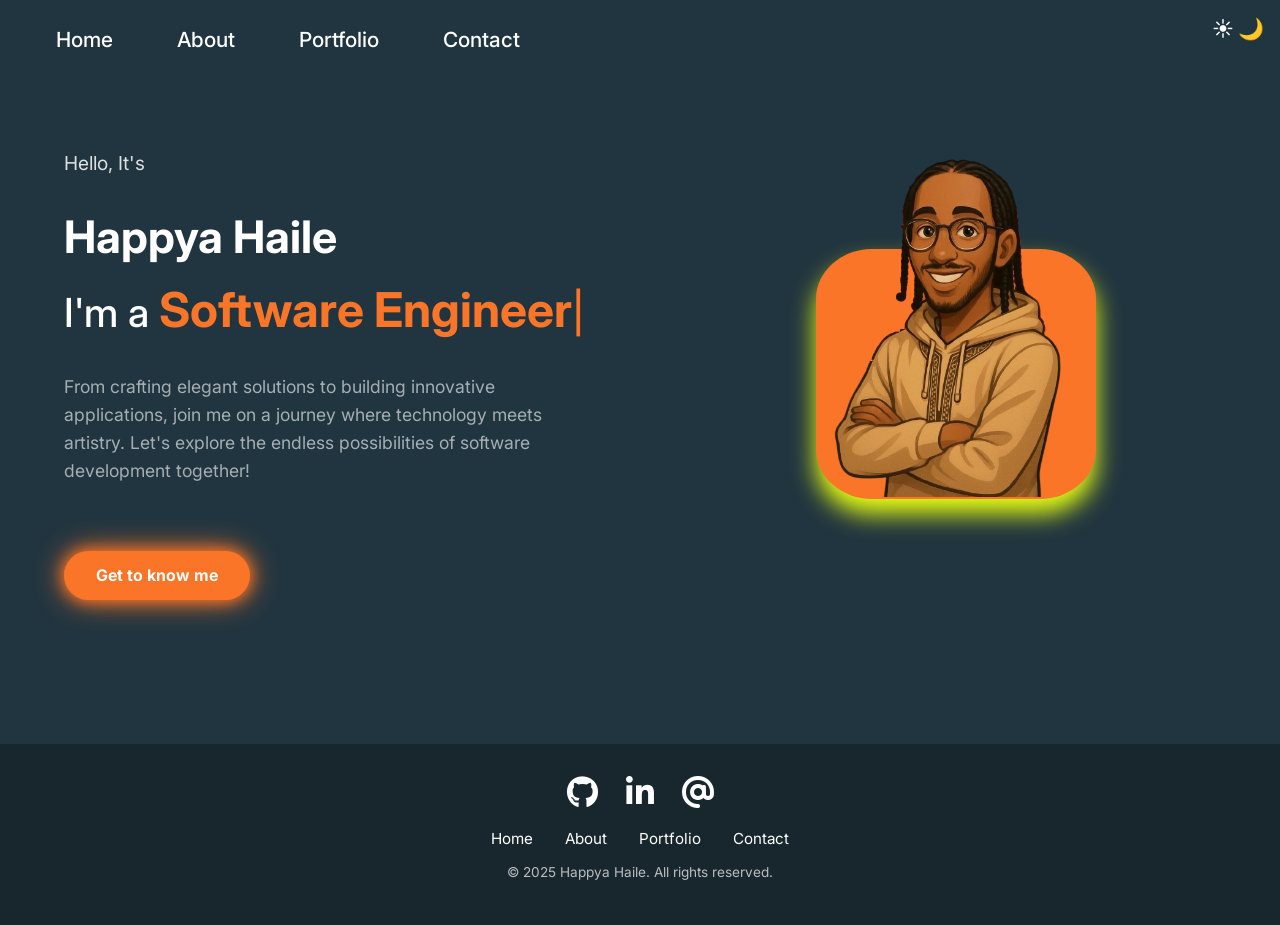
<file: index.html>
<!DOCTYPE html>
<html lang="en">
<head>
    <meta charset="UTF-8">
    <meta name="viewport" content="width=device-width, initial-scale=1.0">
    <link rel="stylesheet" href="css/navBar.css">
    <link rel="stylesheet" href="css/index.css">
    <link rel="stylesheet" href="css/footer.css">
    <link rel="stylesheet" href="https://cdnjs.cloudflare.com/ajax/libs/font-awesome/6.5.0/css/all.min.css">
    <link href="https://fonts.googleapis.com/css2?family=Inter:wght@400;600;700&display=swap" rel="stylesheet">
    <title>Home</title>
</head>
<body>
    <header>              
        <nav class="site-nav" role="navigation" aria-label="Main Navigation">
            <ul class="site-nav__list">
                <li><a class="site-nav__link" href="index.html">Home</a></li>
                <li><a class="site-nav__link" href="about.html">About</a></li>
                <li><a class="site-nav__link" href="portfolio.html">Portfolio</a></li>
                <li><a class="site-nav__link" href="contact.html">Contact</a></li>
            </ul>
        </nav>        
        <div class="theme-toggle">
            <input type="radio" name="theme" id="theme-light" value="light">
            <label for="theme-light">☀️</label>

            <input type="radio" name="theme" id="theme-dark" value="dark" checked>
            <label for="theme-dark">🌙</label>
        </div>        
    </header>

    <section class="hero">
        <div class="container">
            <!-- Left: text -->
            <div class="hero-left">
                <p class="intro">Hello, It's</p>
                <h1 class="hero-title">Happya Haile</h1>

                <h2 class="hero-subtitle">
                    I'm a <span class="accent">Software Engineer</span><span class="cursor">|</span>
                </h2>

                <p class="smallDescription">
                    From crafting elegant solutions to building innovative applications, join me on a journey where technology meets artistry. Let's explore the endless possibilities of software development together!
                </p>          

                <!-- Contact button -->
                <p class="cta-wrap">
                    <a class="btn-contact" href="about.html">Get to know me</a>
                </p>
            </div>
            <!-- Right: avatar -->
            <figure class="hero-illustration">
                <!-- The orange oval will be done with CSS; just place the image here -->
                <img src="image/myIcon.png" alt="Cartoon portrait of Artist Nemo">
            </figure>
        </div>
    </section>

    <footer class="site-footer">
        <a href="https://github.com/yourusername" target="_blank">
            <i class="fa-brands fa-github fa-2x"></i>
        </a>
        <a href="https://www.linkedin.com/in/yourusername" target="_blank">
            <i class="fa-brands fa-linkedin-in fa-2x"></i>
        </a>
        <a href="https://www.linkedin.com/in/yourusername" target="_blank">
            <i class="fa-solid fa-at fa-2x"></i>        </a>
        <nav class="footer-nav" role="navigation" aria-label="Footer Navigation">
            <ul class="footer-nav__list">
            <li><a class="footer-nav__link" href="index.html">Home</a></li>
            <li><a class="footer-nav__link" href="about.html">About</a></li>
            <li><a class="footer-nav__link" href="portfolio.html">Portfolio</a></li>
            <li><a class="footer-nav__link" href="contact.html">Contact</a></li>
            </ul>
        </nav>
        <p class="footer-copy">© 2025 Happya Haile. All rights reserved.</p>
    </footer>






</body>
</html>
</file>
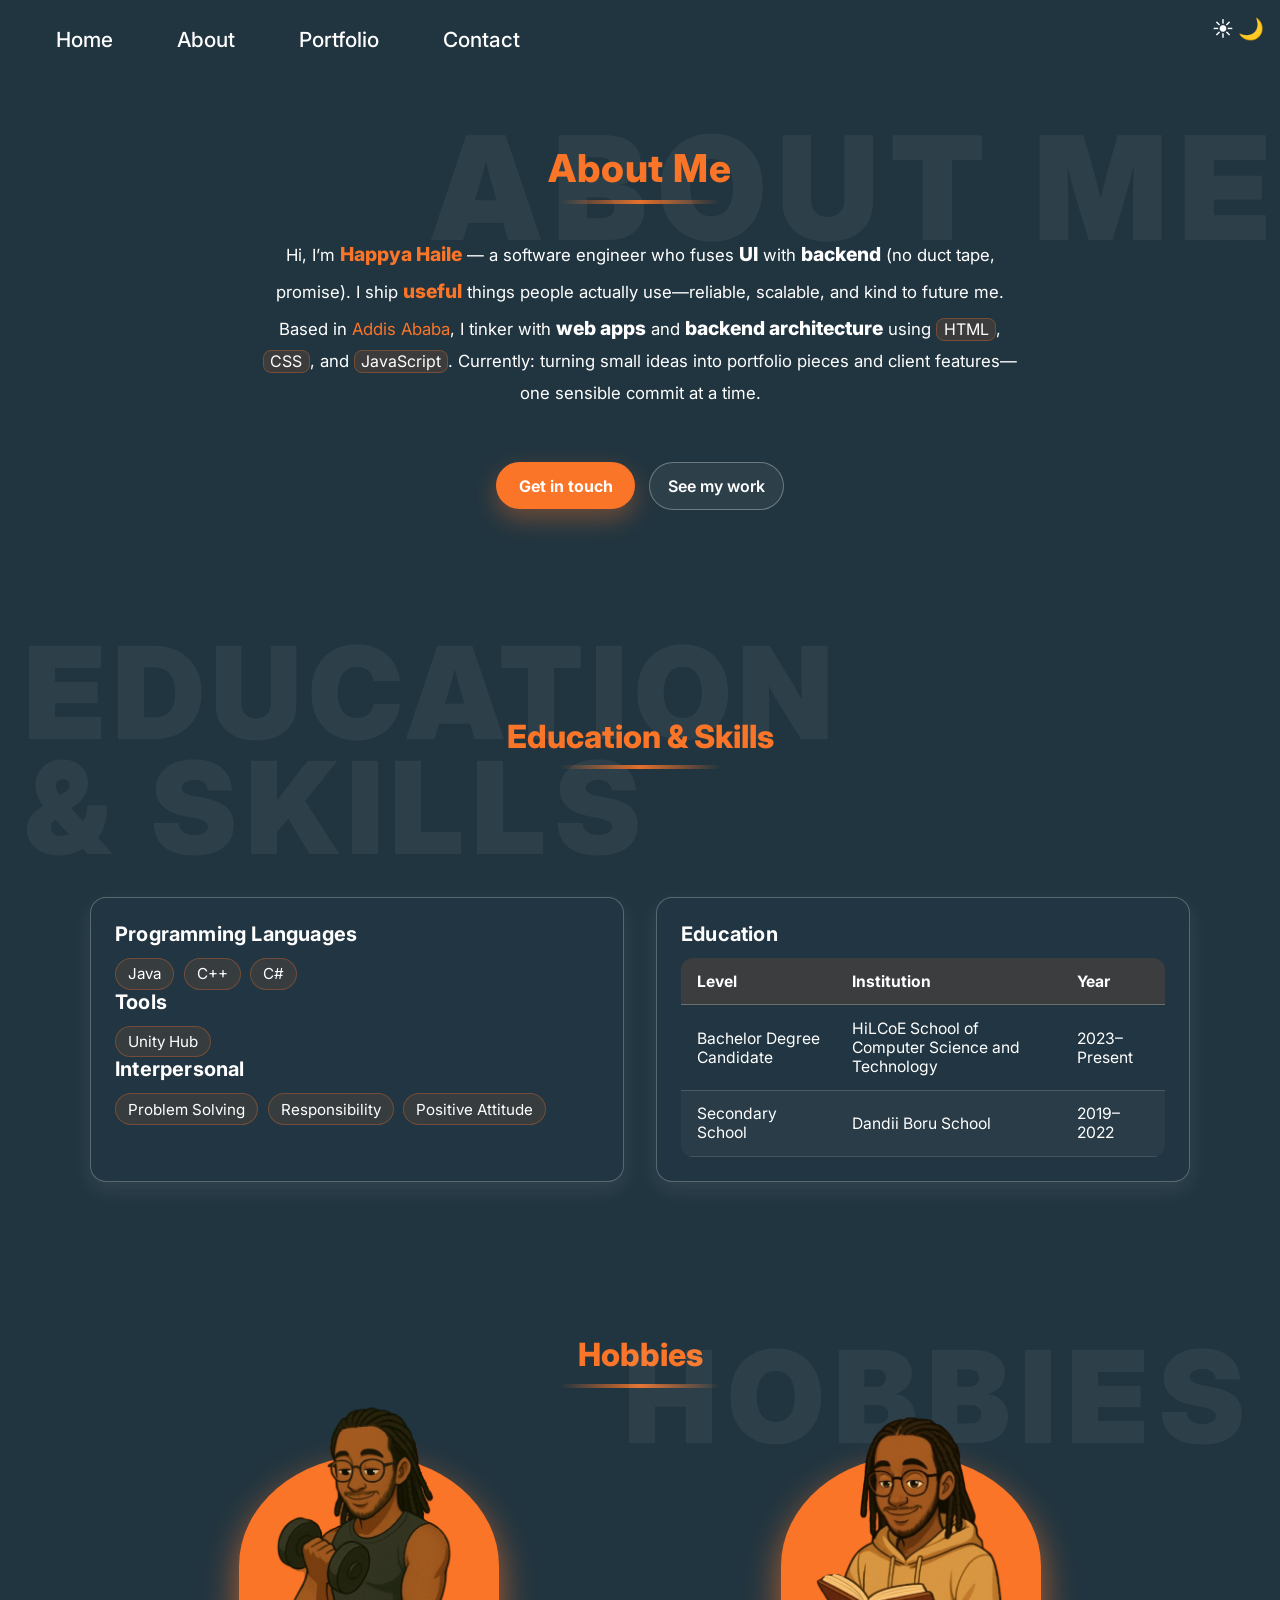
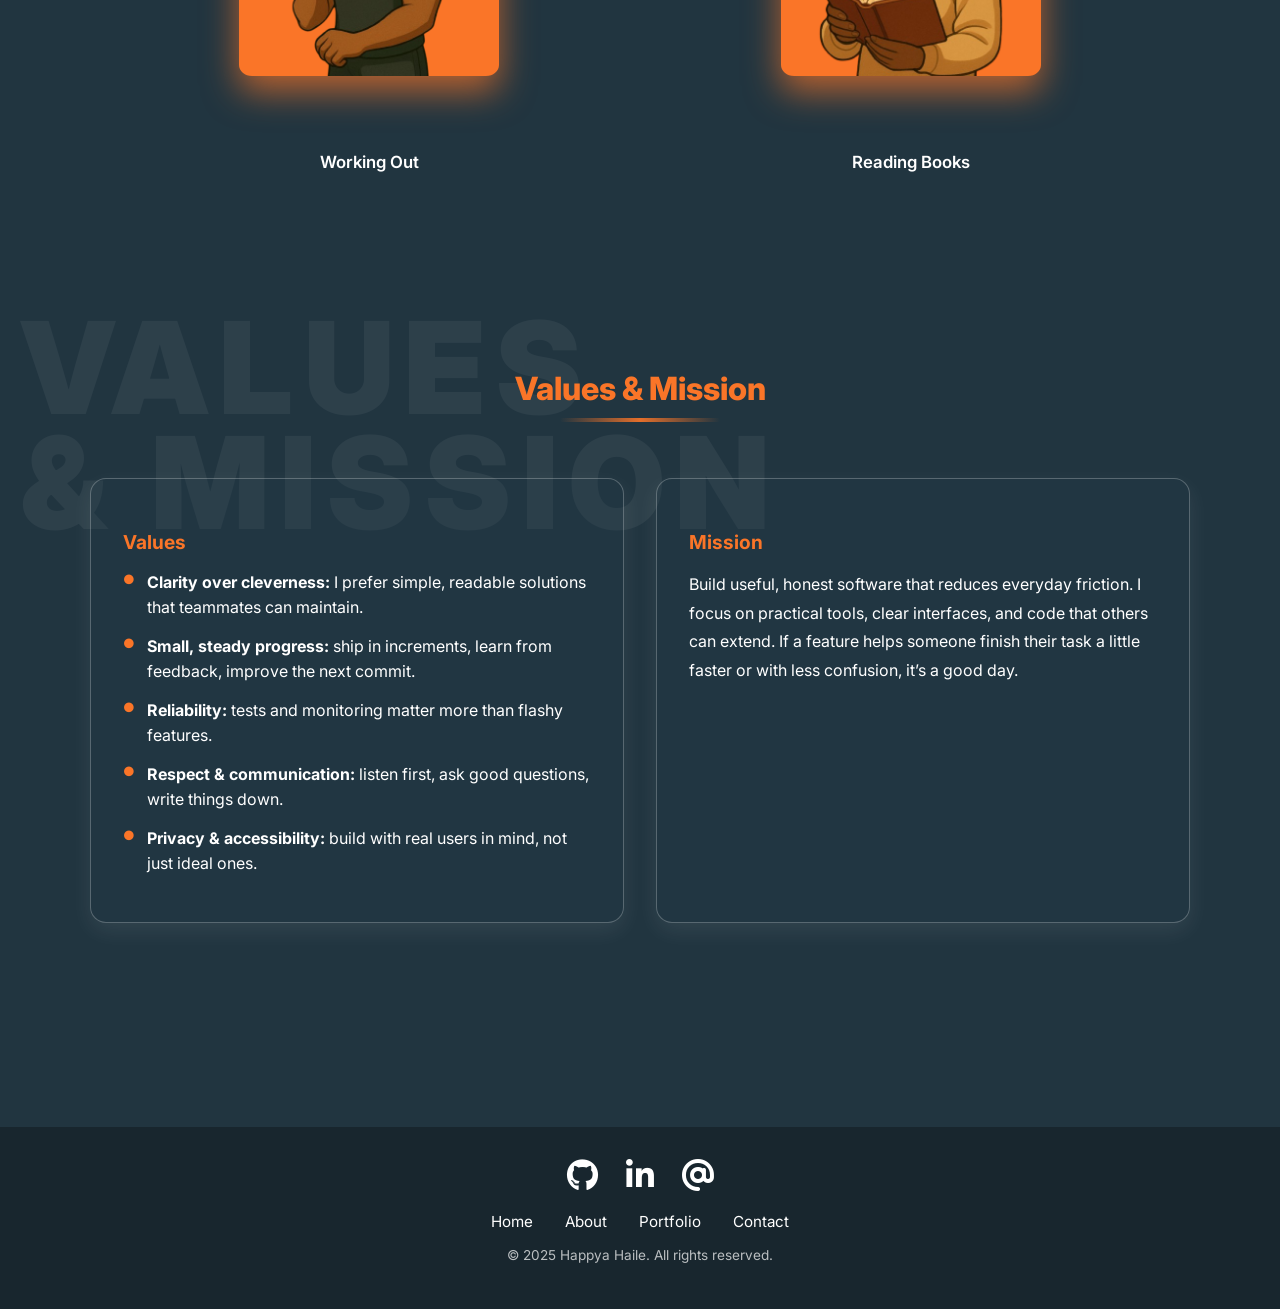
<file: about.html>
<!DOCTYPE html>
<html lang="en">
<head>
    <meta charset="UTF-8">
    <meta name="viewport" content="width=device-width, initial-scale=1.0">
    <link rel="stylesheet" href="css/navBar.css">
    <link rel="stylesheet" href="css/footer.css">
    <link rel="stylesheet" href="css/about.css">
    <link rel="stylesheet" href="https://cdnjs.cloudflare.com/ajax/libs/font-awesome/6.5.0/css/all.min.css">
    <link href="https://fonts.googleapis.com/css2?family=Inter:wght@400;600;700&display=swap" rel="stylesheet">
    <title>About me</title>
</head>
<body>
    <header>
        <nav class="site-nav" role="navigation" aria-label="Main Navigation">
            <ul class="site-nav__list">
                <li><a class="site-nav__link" href="index.html">Home</a></li>
                <li><a class="site-nav__link" href="about.html">About</a></li>
                <li><a class="site-nav__link" href="portfolio.html">Portfolio</a></li>
                <li><a class="site-nav__link" href="contact.html">Contact</a></li>
            </ul>
        </nav>        
        <div class="theme-toggle">
            <input type="radio" name="theme" id="theme-light" value="light">
            <label for="theme-light">☀️</label>

            <input type="radio" name="theme" id="theme-dark" value="dark" checked>
            <label for="theme-dark">🌙</label>
        </div>        
    </header>
    
    <section id="about-bio" class="about-section" aria-labelledby="about-bio-title">
        <div class="container bio-wrap">
            <div class="bio-content">
                <h1 id="about-bio-title">About Me</h1>

                <p class="bio-text fancy-intro">
                    Hi, I’m <span class="accent big">Happya Haile</span> — a software engineer who fuses
                    <span class="big">UI</span> with <span class="big">backend</span> (no duct tape, promise).
                    I ship <span class="accent big">useful</span> things people actually use—reliable, scalable, and
                    kind to future me.
                    Based in <span class="accent">Addis Ababa</span>, I tinker with
                    <span class="big">web apps</span> and <span class="big">backend architecture</span> using
                    <span class="code">HTML</span>, <span class="code">CSS</span>, and <span class="code">JavaScript</span>.
                    Currently: turning small ideas into portfolio pieces and client features—one sensible commit at a time.
                </p>


                <p class="bio-cta">
                    <a class="btn" href="contact.html">Get in touch</a>
                    <a class="link" href="portfolio.html">See my work</a>
                </p>
            </div>
        </div>
    </section>

    <!-- Skills + Education -->
    <section id="skills-edu" class="skills-section scroll-target" aria-labelledby="skills-edu-title">
        <div class="container">
            <h2 id="skills-edu-title">Education &amp; Skills</h2>

            <div class="skills-edu-grid">
                <!-- Skills (cards + badges) -->
                <div class="skills-panel">
                    <div class="skill-group">
                        <h3 class="group-title">Programming Languages</h3>
                        <ul class="badges">
                            <li class="badge">Java</li>
                            <li class="badge">C++</li>
                            <li class="badge">C#</li>
                        </ul>
                    </div>

                    <div class="skill-group">
                        <h3 class="group-title">Tools</h3>
                        <ul class="badges">
                            <li class="badge">Unity Hub</li>
                        </ul>
                    </div>

                    <div class="skill-group">
                        <h3 class="group-title">Interpersonal</h3>
                        <ul class="badges">
                            <li class="badge">Problem Solving</li>
                            <li class="badge">Responsibility</li>
                            <li class="badge">Positive Attitude</li>
                        </ul>
                    </div>
                </div>

                <!-- Education (table) -->
                <div class="edu-panel">
                    <h3 class="group-title">Education</h3>
                    <table class="edu-table">
                        <thead>
                            <tr>
                                <th scope="col">Level</th>
                                <th scope="col">Institution</th>
                                <th scope="col">Year</th>
                            </tr>
                        </thead>
                        <tbody>
                            <tr>
                                <td>Bachelor Degree Candidate</td>
                                <td>HiLCoE School of Computer Science and Technology</td>
                                <td>2023–Present</td>
                            </tr>
                            <tr>
                                <td>Secondary School</td>
                                <td>Dandii Boru School</td>
                                <td>2019–2022</td>
                            </tr>
                        </tbody>
                    </table>
                </div>
            </div>
        </div>
    </section>


    <!-- Hobbies -->
    <section id="hobbies" class="hobbies-section scroll-target" aria-labelledby="hobbies-title">
        <div class="container">
            <h2 id="hobbies-title">Hobbies</h2>
            <div class="hobby-list">
                <div class="hobby-item">
                    <img src="image/gym.png" alt="Gym workout" class="hobby-img">
                    <p>Working Out</p>
                </div>
                <div class="hobby-item">
                    <img src="image/reading.png" alt="Reading books" class="hobby-img">
                    <p>Reading Books</p>
                </div>
            </div>
        </div>
    </section>

    <!-- Values & Mission -->
    <section id="values-mission" class="values-section scroll-target" aria-labelledby="values-mission-title">
  <div class="container">
      <h2 id="values-mission-title">Values &amp; Mission</h2>

      <div class="values-mission-grid"> <!-- NEW WRAPPER -->
          <!-- Values -->
          <div class="values">
              <h3>Values</h3>
              <ul>
                  <li><strong>Clarity over cleverness:</strong> I prefer simple, readable solutions that teammates can maintain.</li>
                  <li><strong>Small, steady progress:</strong> ship in increments, learn from feedback, improve the next commit.</li>
                  <li><strong>Reliability:</strong> tests and monitoring matter more than flashy features.</li>
                  <li><strong>Respect &amp; communication:</strong> listen first, ask good questions, write things down.</li>
                  <li><strong>Privacy &amp; accessibility:</strong> build with real users in mind, not just ideal ones.</li>
              </ul>
          </div>

          <!-- Mission -->
          <div class="mission">
              <h3>Mission</h3>
              <p>
                  Build useful, honest software that reduces everyday friction. I focus on practical tools,
                  clear interfaces, and code that others can extend. If a feature helps someone finish
                  their task a little faster or with less confusion, it’s a good day.
              </p>
          </div>
      </div>
  </div>
    </section>

    <footer class="site-footer">
        <a href="https://github.com/Happyahaile" target="_blank">
            <i class="fa-brands fa-github fa-2x"></i>
        </a>
        <a href="https://www.linkedin.com/in/happyahaile" target="_blank">
            <i class="fa-brands fa-linkedin-in fa-2x"></i>
        </a>
        <a href="mailto:happyahaile@gmail.com" target="_blank">
            <i class="fa-solid fa-at fa-2x"></i>        </a>
        <nav class="footer-nav" role="navigation" aria-label="Footer Navigation">
            <ul class="footer-nav__list">
            <li><a class="footer-nav__link" href="index.html">Home</a></li>
            <li><a class="footer-nav__link" href="about.html">About</a></li>
            <li><a class="footer-nav__link" href="portfolio.html">Portfolio</a></li>
            <li><a class="footer-nav__link" href="contact.html">Contact</a></li>
            </ul>
        </nav>
        <p class="footer-copy">© 2025 Happya Haile. All rights reserved.</p>
    </footer>

</body>
</html>
</file>
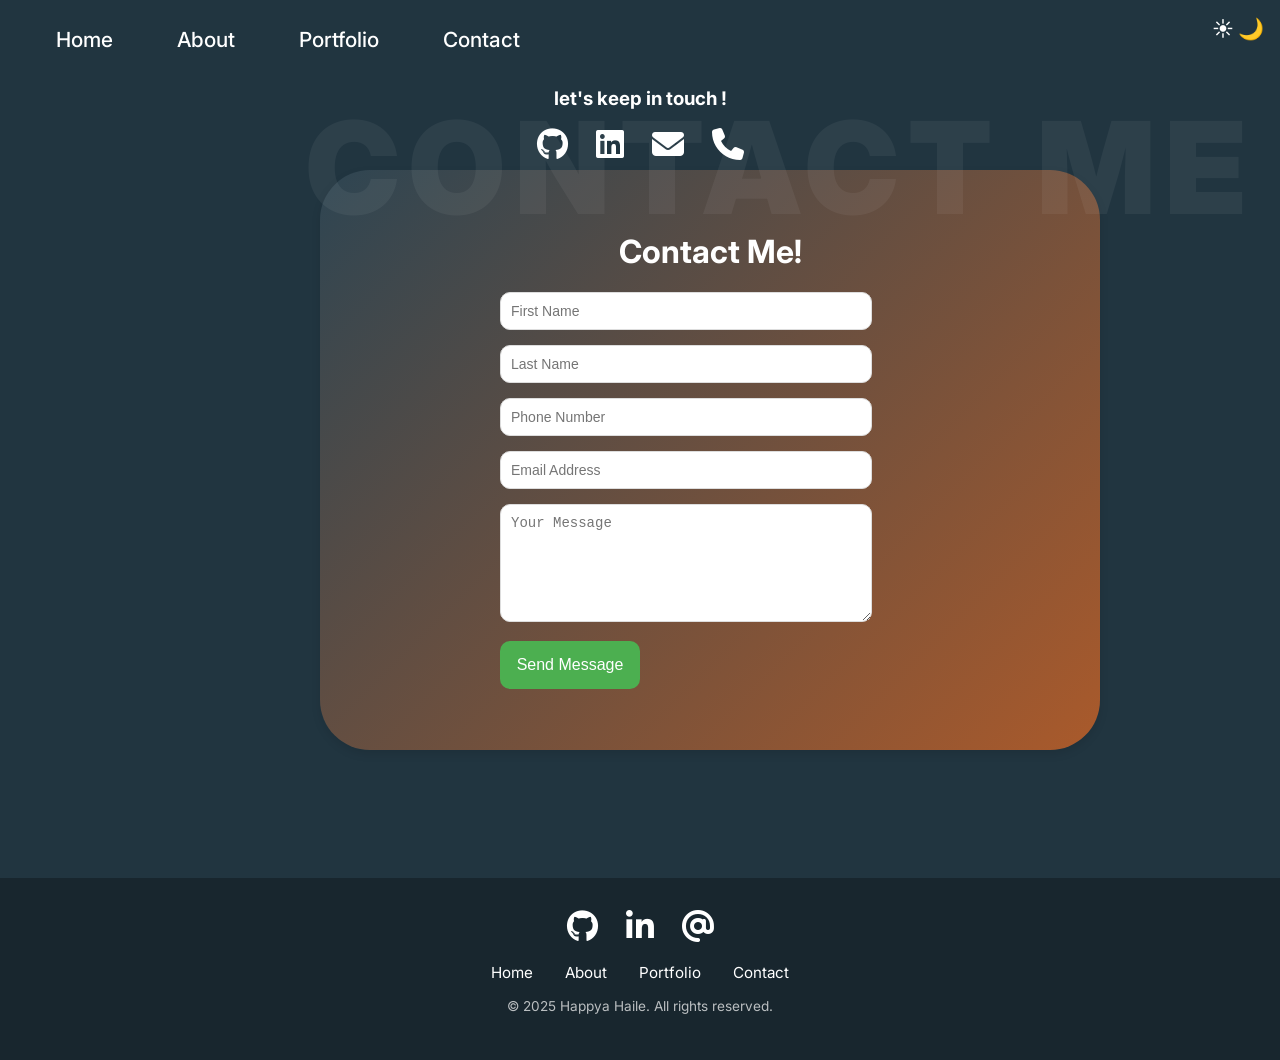
<file: contact.html>
<!DOCTYPE html>
<html lang="en">
<head>
    <meta charset="UTF-8">
    <meta name="viewport" content="width=device-width, initial-scale=1.0">
    <link rel="stylesheet" href="css/navBar.css">
    <link rel="stylesheet" href="css/contactMe.css">
    <link rel="stylesheet" href="css/footer.css">
    <link rel="stylesheet" href="https://cdnjs.cloudflare.com/ajax/libs/font-awesome/6.5.0/css/all.min.css">
    <link href="https://fonts.googleapis.com/css2?family=Inter:wght@400;600;700&display=swap" rel="stylesheet">
    <title>Contact me</title>
    
</head>
<body>
    
    <header>
        <nav class="site-nav" role="navigation" aria-label="Main Navigation">
            <ul class="site-nav__list">
                <li><a class="site-nav__link" href="index.html">Home</a></li>
                <li><a class="site-nav__link" href="about.html">About</a></li>
                <li><a class="site-nav__link" href="portfolio.html">Portfolio</a></li>
                <li><a class="site-nav__link" href="contact.html">Contact</a></li>
            </ul>
        </nav>        
        <div class="theme-toggle">
            <input type="radio" name="theme" id="theme-light" value="light">
            <label for="theme-light">☀️</label>

            <input type="radio" name="theme" id="theme-dark" value="dark" checked>
            <label for="theme-dark">🌙</label>

        </div>        
    </header>
    <div>
    <h3 style="text-align: center;"> let's keep in touch ! </h3>
    <div class="contact-icon" style="text-align: center;">
    <a href="https://github.com/Happyahaile" target="_blank">
        <i class="fab fa-github fa-2x"></i>
        
      </a>
      <a href="https://www.linkedin.com/in/happyahaile" target="_blank">
        <i class="fa-brands fa-linkedin fa-2x"></i> 
       
      </a>
      <a href="mailto:happyahaile@gmail.com" target="_blank">
        <i class="fa-solid fa-envelope fa-2x"></i>
        
      </a>
      <a href="tel:+2519421720" target="_blank">
       <i class="fa-solid fa-phone fa-2x"></i>
        
      </a>
      
    </div>
    </div>

    <div class="card">
    <h1 style="text-align: center;" id="contact">Contact <span id="meText"> Me!</span></h1>
    <form action="#" method="post" style="align-items: center;">
        
            <input class="form-input" type="text" placeholder="First Name" required>
            <input class="form-input" type="text" placeholder="Last Name" required>
            <input class="form-input" type="tel" placeholder="Phone Number" required>
            <input class="form-input" type="email" placeholder="Email Address" required>
            
            <textarea class="form-input" id="message" rows="6" placeholder="Your Message" required></textarea><br />
       
            <button class="btn" type="submit"> Send Message</button>
           
    </form>
    </div>

    <footer class="site-footer">
        <a href="https://github.com/Happyahaile" target="_blank">
            <i class="fa-brands fa-github fa-2x"></i>
        </a>
        <a href="https://www.linkedin.com/in/happyahaile" target="_blank">
            <i class="fa-brands fa-linkedin-in fa-2x"></i>
        </a>
        <a href="mailto:happyahaile@gmail.com" target="_blank">
            <i class="fa-solid fa-at fa-2x"></i>        </a>
        <nav class="footer-nav" role="navigation" aria-label="Footer Navigation">
            <ul class="footer-nav__list">
            <li><a class="footer-nav__link" href="index.html">Home</a></li>
            <li><a class="footer-nav__link" href="about.html">About</a></li>
            <li><a class="footer-nav__link" href="portfolio.html">Portfolio</a></li>
            <li><a class="footer-nav__link" href="contact.html">Contact</a></li>
            </ul>
        </nav>
        <p class="footer-copy">© 2025 Happya Haile. All rights reserved.</p>
    </footer>

</body>
</html>
</file>
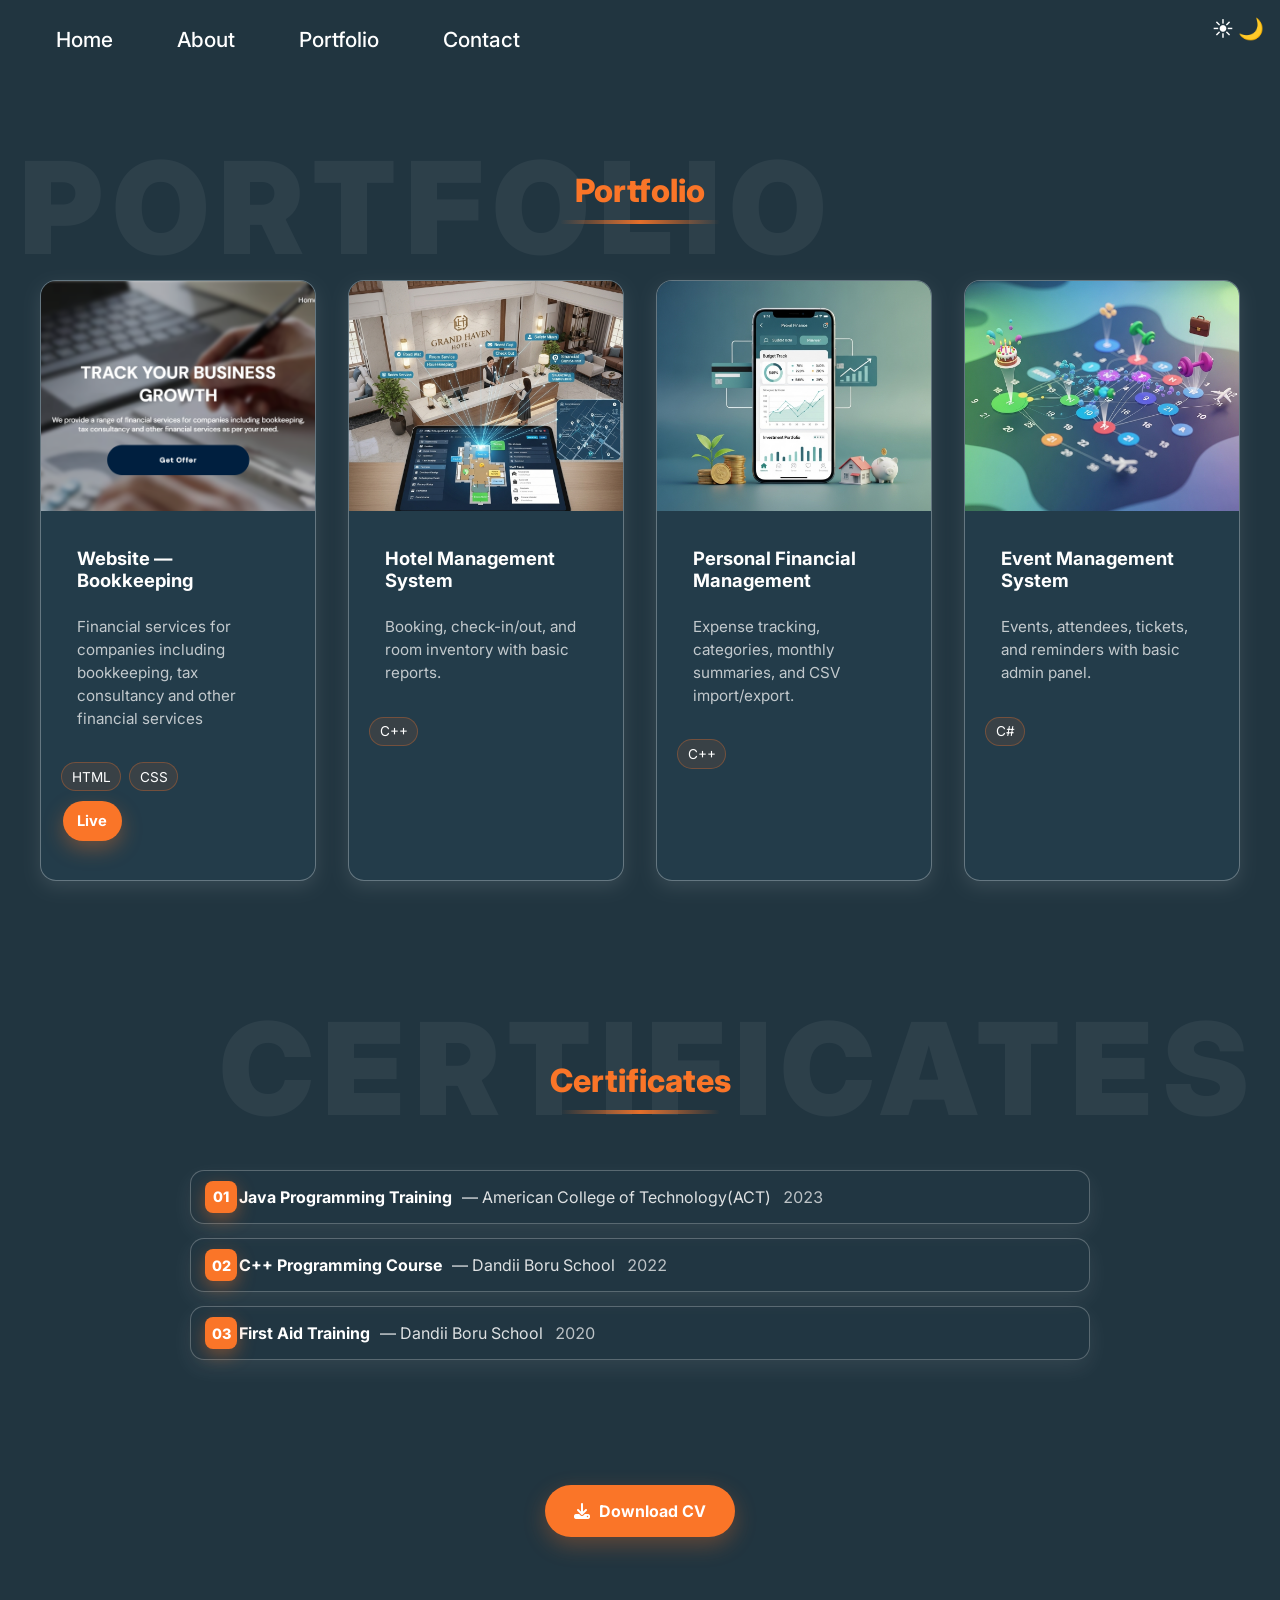
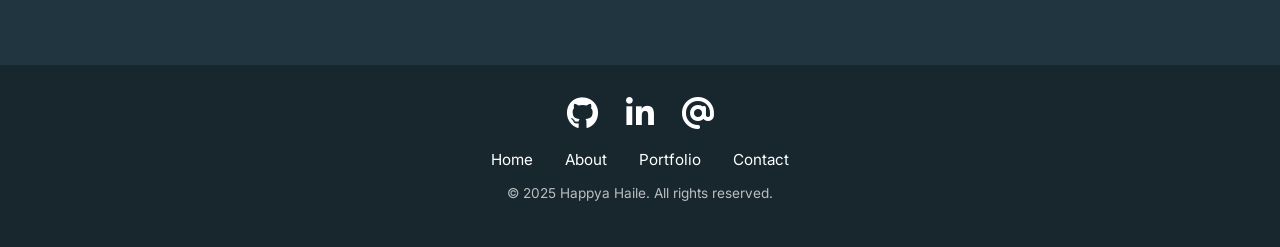
<file: portfolio.html>
<!DOCTYPE html>
<html lang="en">
<head>
    <meta charset="UTF-8">
    <meta name="viewport" content="width=device-width, initial-scale=1.0">
    <link rel="stylesheet" href="css/navBar.css">
    <link rel="stylesheet" href="css/footer.css">
    <link rel="stylesheet" href="css/portfolio.css">
    <link rel="stylesheet" href="https://cdnjs.cloudflare.com/ajax/libs/font-awesome/6.5.0/css/all.min.css">
    <link href="https://fonts.googleapis.com/css2?family=Inter:wght@400;600;700&display=swap" rel="stylesheet">
    <title>Portfolio</title>
</head>
<body>
    <header>
        <nav class="site-nav" role="navigation" aria-label="Main Navigation">
            <ul class="site-nav__list">
                <li><a class="site-nav__link" href="index.html">Home</a></li>
                <li><a class="site-nav__link" href="about.html">About</a></li>
                <li><a class="site-nav__link" href="portfolio.html">Portfolio</a></li>
                <li><a class="site-nav__link" href="contact.html">Contact</a></li>
            </ul>
        </nav>        
        <div class="theme-toggle">
            <input type="radio" name="theme" id="theme-light" value="light">
            <label for="theme-light">☀️</label>

            <input type="radio" name="theme" id="theme-dark" value="dark" checked>
            <label for="theme-dark">🌙</label>
        </div>        
    </header>

    <!-- ===== Experience  ===== -->
    <section id="portfolio" class="portfolio-section scroll-target">
        <div class="container">
            <h2 id="portfolio-title">Portfolio</h2>

            <!-- Projects grid -->
            <div class="projects-grid">
                <!-- Website -->
                <article class="project-card">
                    <figure class="project-media">
                        <img src="image/guday.png" alt="Screenshot of my website project" loading="lazy">
                    </figure>
                    <div class="project-body">
                        <h3 class="project-title">Website — Bookkeeping</h3>
                        <p class="project-desc">
                          Financial services for companies including bookkeeping, tax consultancy and other financial services                        </p>
                        <ul class="stack">
                            <li>HTML</li>
                            <li>CSS</li>
                        </ul>
                        <p class="project-links">
                            <a href="https://gudayadvisory.com/index.html" class="btn-live" target="_blank">Live</a>
                        </p>
                    </div>
                </article>

                <!-- Hotel Management System (C++) -->
                <article class="project-card">
                    <figure class="project-media">
                        <img src="image/hotel.png" alt="Hotel management console/project UI" loading="lazy">
                    </figure>
                    <div class="project-body">
                        <h3 class="project-title">Hotel Management System</h3>
                        <p class="project-desc">
                            Booking, check-in/out, and room inventory with basic reports.
                        </p>
                        <ul class="stack">
                            <li>C++</li>
                        </ul>                      
                    </div>
                </article>

                <!-- Personal Financial Management System (C++) -->
                <article class="project-card">
                    <figure class="project-media">
                        <img src="image/finance.png" alt="Personal finance app mock" loading="lazy">
                    </figure>
                    <div class="project-body">
                        <h3 class="project-title">Personal Financial Management</h3>
                        <p class="project-desc">
                            Expense tracking, categories, monthly summaries, and CSV import/export.
                        </p>
                        <ul class="stack">
                            <li>C++</li>
                        </ul>                        
                    </div>
                </article>                

                <!-- Event Management System (C#) -->
                <article class="project-card">
                    <figure class="project-media">
                        <img src="image/event.png" alt="Event management dashboard mock" loading="lazy">
                    </figure>
                    <div class="project-body">
                        <h3 class="project-title">Event Management System</h3>
                        <p class="project-desc">
                            Events, attendees, tickets, and reminders with basic admin panel.
                        </p>
                        <ul class="stack">
                            <li>C#</li>
                        </ul>
                        
                    </div>
                </article>
            </div>
        </div>
    </section>

    <!-- ===== Certificates ===== -->
    <section id="certificates" class="certs-section scroll-target">
        <div class="container">
            <h2 id="certs-title">Certificates</h2>

            <ol class="cert-list">
                <li>
                  <span class="cert-name">Java Programming Training</span>
                  <span class="issuer">— American College of Technology(ACT)</span>
                  <time datetime="2023">2023</time>
                </li>
                <li>
                  <span class="cert-name">C++ Programming Course</span>
                  <span class="issuer">— Dandii Boru School</span>
                  <time datetime="2022">2022</time>
                </li>
                <li>
                    <span class="cert-name">First Aid Training</span>
                    <span class="issuer">— Dandii Boru School</span>
                    <time datetime="2024">2020</time>
                </li>
            </ol>
        </div>
    </section>

    <div class="cv-download">
      <a href="image/CV.pdf" download class="btn-download">
        <i class="fa-solid fa-download"></i> Download CV
      </a>
    </div>

    <footer class="site-footer">
        <a href="https://github.com/Happyahaile" target="_blank">
            <i class="fa-brands fa-github fa-2x"></i>
        </a>
        <a href="https://www.linkedin.com/in/happyahaile" target="_blank">
            <i class="fa-brands fa-linkedin-in fa-2x"></i>
        </a>
        <a href="mailto:happyahaile@gmail.com" target="_blank">
            <i class="fa-solid fa-at fa-2x"></i>        </a>
        <nav class="footer-nav" role="navigation" aria-label="Footer Navigation">
            <ul class="footer-nav__list">
            <li><a class="footer-nav__link" href="index.html">Home</a></li>
            <li><a class="footer-nav__link" href="about.html">About</a></li>
            <li><a class="footer-nav__link" href="portfolio.html">Portfolio</a></li>
            <li><a class="footer-nav__link" href="contact.html">Contact</a></li>
            </ul>
        </nav>
        <p class="footer-copy">© 2025 Happya Haile. All rights reserved.</p>
    </footer>


</body>
</html>
</file>
<file: css/navBar.css>
:root {
    --bg: #f5f8fa;          /* light background */
    --text: #213540;        /* dark text */
    --accent: #ee8548;
    --sec-bg: rgba(255,255,255,0.85);
    --crdbg: linear-gradient(135deg, #e4e6e7, #e7b08f);    /* card background  */
    --footer-bg: var(--accent);       /* new: footer background */
}

:root:has(#theme-dark:checked) {
    --bg: #213540;        /* dark background */
    --text: #ffffff;      /* light text */
    --accent: #fa7528;
    --sec-bg: #243d4bfd;
    --crdbg: linear-gradient(135deg ,#2e4552, #aa5a2b);
    --footer-bg: #18262e;     /* darker footer for dark mode */
}

body{
    background-color: var(--bg);
    color: var(--text);
    margin: auto;
    font-family: 'Inter', 'Segoe UI', sans-serif;

}

nav ul{
    list-style-type: none;
    
}

.site-nav__list {
    display: flex;
    justify-content: center;  
    align-items: center;
    gap: 2rem;
    margin-top: 5%;
    
}

.site-nav__link {
    text-decoration: none;
    color: var(--text);
    font-size: 1.3rem;
    font-weight: 500;
    transition: color 0.3s ease, transform 0.2s ease;
    padding: 0.5rem 1rem;
}

/* Hover effect */
.site-nav__link:hover {
    color: #cc703c; /* orange accent */
}

header{
    display: flex;
    justify-content: space-between;
}

.theme-toggle{
    margin: 1rem;
}

.theme-toggle input[type="radio"] {
    display: none;
}
.theme-toggle label {
    cursor: pointer;
    font-size: 1.3rem;
}
</file>
<file: css/index.css>
.container {
  display: flex;
  align-items: center;
  justify-content: space-evenly;
  margin-top: 5%;
}

/* ===== Left side of hero ===== */
.hero-left {
  flex: 1;
  display: flex;
  flex-direction: column;
  justify-content: center;
  gap: 1rem;
  color: var(--text);
  margin-left: 5%;
  animation: fadeInLeft 1s ease-out forwards; /* enter animation */
}

/* Small intro text */
.hero-left .intro {
  font-size: 1.2rem;
  font-weight: 400;
  color: var(--text);
  opacity: 0.85;
}

/* Main title */
.hero-left .hero-title {
  font-size: 2.8rem;
  font-weight: 700;
  color: var(--text);
  margin: 0;
}

/* Subtitle (with accent word + blinking cursor) */
.hero-left .hero-subtitle {
  font-size: 2.5rem;
  font-weight: 500;
  margin: 0;
}

.hero-left .hero-subtitle .accent {
  color: var(--accent);
  font-weight: bolder;
  font-size: 3rem;
}

.hero-left .hero-subtitle .cursor {
  display: inline-block;
  width: 1ch;
  color: var(--accent);
  animation: blink 1s step-start infinite;
}

/* Small description */
.hero-left .smallDescription {
  font-size: 1.1rem;
  line-height: 1.6;
  max-width: 500px;
  color: var(--text);
  opacity: 0.6;
}

/* Call-to-action button */
.hero-left .btn-contact {
  display: inline-block;
  padding: 0.9rem 2rem;
  margin-top: 1rem;
  background: var(--accent);
  color: #fff;
  font-weight: bold;
  font-size: 1rem;
  border-radius: 30px;
  text-decoration: none;
  box-shadow: 0 0 15px var(--accent), 0 0 30px var(--accent);
  transition: transform 0.2s ease, box-shadow 0.3s ease;
}

.hero-left .btn-contact:hover {
  transform: translateY(-3px);
  box-shadow: 0 0 25px var(--accent), 0 0 50px var(--accent);
}

/* ===== Right side hero ===== */
.hero-illustration {
  display: flex;
  justify-content: center;
  align-items: center;
  flex: 1;
}

/* Glowing oval background */
.hero-illustration::before {
  content: "";
  position: absolute;
  width: 280px;
  height: 250px;
  background: var(--accent);
  border-radius: 20% ; 
  z-index: 0;
  /* Glow effect */
  box-shadow: 0 15px 25px #e7ff13;
}

/* Portrait image */
.hero-illustration img {
  position: relative;
  max-width: 250px;
  z-index: 1;
  top: -64px;
  opacity: 0;                  /* start invisible */
  transform: translateY(80px); /* start lower */
  animation: popUp 1s ease-out forwards;
}

/* ===== Animations ===== */
@keyframes blink {
  50% { opacity: 0; }
}

@keyframes fadeInLeft {
  from {
    opacity: 0;
    transform: translateX(-80px);
  }
  to {
    opacity: 1;
    transform: translateX(0);
  }
}

@keyframes popUp {
  0% {
    opacity: 0;
    transform: translateY(80px) scale(0.95); /* slightly smaller */
  }
  70% {
    opacity: 1;
    transform: translateY(-10px) scale(1.02); /* overshoot upwards */
  }
  100% {
    opacity: 1;
    transform: translateY(0) scale(1); /* settle */
  }
}
</file>
<file: css/footer.css>
a {
  color: inherit;        /* takes the color of parent text */
  text-decoration: none; /* removes underline */
}

/* --- Base --- */
.site-footer{
  background: var(--footer-bg, #111);
  color: var(--text);
  text-align:center;
  padding: 2rem 1rem;
  margin-top: 10%;
}

/* social icons row */
.site-footer > a{
  margin: 0 .75rem;
  color: var(--text);
  display:inline-block;
  line-height:1;
  transition: color .3s ease, transform .3s ease;
}
.site-footer > a:hover { 
    color: var(--accent); transform: scale(1.08); 
}

/* nav row */
.footer-nav__list{
  list-style:none;
  margin: 1.25rem 0 0;
  padding:0;
  display:flex;
  justify-content:center;
  flex-wrap:wrap;        /* allows wrapping when space is tight */
  gap: 2rem;
}
.footer-nav__link{
  text-decoration:none;
  color: var(--text);
  font-size:.95rem;
  transition: color .3s ease;
}
.footer-nav__link:hover{ 
    color: var(--accent); 
}

/* copyright */
.footer-copy{
  margin-top: 1rem;
  font-size:.85rem;
  opacity: 0.7;
}
</file>
<file: css/about.css>
/* ========= About Me (first section) ========= */

/* Section base */
.about-section {
  position: relative;
  padding: clamp(3rem, 6vw, 7rem) 1rem;
  color: var(--text);
  background: var(--bg);
  overflow: hidden;
}

/* Max width container */
.bio-wrap {
  max-width: 900px;
  margin: 0 auto;
}

/* Center the content block */
.bio-content {
  text-align: center;
  display: grid;
  gap: 1.25rem;
  align-items: center;
  justify-items: center;
}

/* Visible heading */
#about-bio-title {
  position: relative;
  z-index: 2;
  font-weight: 800;
  letter-spacing: .02em;
  color: var(--accent);
  font-size: clamp(1.75rem, 3vw, 2.5rem);
  margin: 0 0 .5rem;
}

/* Subtle accent underline under the H1 */
#about-bio-title::after {
  content: "";
  display: block;
  width: clamp(80px, 14vw, 160px);
  height: 4px;
  margin: .6rem auto 0;
  border-radius: 999px;
  background: linear-gradient(90deg, transparent, var(--accent), transparent);
  opacity: .9;
}

/* Big decorative watermark (right side) */
#about-bio::before {
  content: "ABOUT ME";
  position: absolute;
  top: 6%;
  right: -.1%;
  font-weight: 900;
  font-size: clamp(3rem, 12vw, 9rem);
  color: var(--text);
  opacity: 0.05;
  letter-spacing: .08em;
  pointer-events: none;
  white-space: nowrap;
  z-index: 1;
}


/* Main paragraph */
.fancy-intro {
  position: relative;
  z-index: 2;
  max-width: 70ch;
  line-height: 1.9;
  font-size: clamp(1.05rem, 1.25vw, 1.2rem);
  margin: .25rem auto 0;
}

/* Emphasis styles inside the paragraph */
.fancy-intro .big {
  font-weight: 800;
  font-size: 1.15em; 
}

.fancy-intro .accent {
  color: var(--accent);
}

/* Code-like tech tags */
.fancy-intro .code {
  font-size: .95em;
  padding: .06em .4em;
  border-radius: .5rem;
  background: color-mix(in oklab, var(--accent), transparent 88%);
  border: 1px solid color-mix(in oklab, var(--accent), transparent 70%);
  color: var(--text);
  white-space: nowrap;
}

/* CTA row */
.bio-cta {
  display: flex;
  gap: .9rem;
  justify-content: center;
  align-items: center;
  margin-top: 2rem;
}

/* Primary button */
.bio-cta .btn {
  display: inline-block;
  padding: .85rem 1.4rem;
  border-radius: 999px;
  text-decoration: none;
  font-weight: 700;
  color: #fff;
  background: var(--accent);
  box-shadow: 0 10px 24px color-mix(in oklab, var(--accent), transparent 65%);
  transform: translateY(0);
  transition: transform .18s ease, box-shadow .25s ease, filter .25s ease;
}
.bio-cta .btn:hover {
  transform: translateY(-3px);
  box-shadow: 0 16px 36px color-mix(in oklab, var(--accent), transparent 55%);
  filter: brightness(1.02);
}

/* Secondary link */
.bio-cta .link {
  display: inline-block;
  padding: .8rem 1.1rem;
  border-radius: 999px;
  text-decoration: none;
  font-weight: 600;
  color: var(--text);
  border: 1px solid color-mix(in oklab, var(--text), transparent 70%);
  background: color-mix(in oklab, var(--bg), #ffffff 6%);
  transition: color .2s ease, border-color .2s ease, background .2s ease, transform .18s ease;
}
.bio-cta .link:hover {
  color: var(--accent);
  border-color: color-mix(in oklab, var(--accent), transparent 30%);
  background: color-mix(in oklab, var(--accent), transparent 92%);
  transform: translateY(-2px);
}

.bio-content > * {
    animation: fadeUp .6s ease both;
}
.bio-content > *:nth-child(1) { animation-delay: .02s; }   /*about me text */
.bio-content > *:nth-child(2) { animation-delay: .08s; }    /*description text */
.bio-content > *:nth-child(3) { animation-delay: .14s; }   /*buttons */

/* ========= Education & Skills (Second section) ========= */
#skills-edu{
  position: relative;
  padding: clamp(3rem, 6vw, 7rem) 1rem;
  background: var(--bg);
  color: var(--text);
}

/* Section title with underline */
#skills-edu-title{
  text-align: center;
  font-weight: 800;
  color: var(--accent);
  font-size: clamp(1.75rem, 2.5vw, 2.25rem);
  margin: 3% 0 8rem;
  position: relative;
}

#skills-edu-title::after{
  content:"";
  display:block;
  width: clamp(90px, 14vw, 160px);
  height: 4px;
  margin: .6rem auto 0;
  border-radius: 999px;
  background: linear-gradient(90deg, transparent, var(--accent), transparent);
  opacity: .9;
}

/* Watermark */
#skills-edu {
  position: relative;
  overflow: hidden;
}

/* Watermark on the left */
#skills-edu::before{
  content: "EDUCATION\A& SKILLS"; /* line break */
  white-space: pre;               /* keep the break */
  position: absolute;
  top: 5%;
  left: clamp(0.5rem, 2vw, 1.5rem);
  text-align: left;
  font-weight: 900;
  line-height: .9;
  font-size: clamp(2.5rem, 11vw, 8rem);
  color: var(--text);
  opacity: .05;
  letter-spacing: .06em;
  pointer-events: none;
  z-index: 1;
}

/* Make sure real content sits above the watermark */
#skills-edu .container { 
    position: relative; 
    z-index: 2; 
}

/* Two-column layout */
.skills-edu-grid{
  max-width: 1100px;
  margin: 0 auto;
  display: grid;
  grid-template-columns: 1fr 1fr;
  gap: clamp(1rem, 3vw, 2rem);
}

/* Panels (soft cards) */
.skills-panel, .edu-panel{
    background: color-mix(in oklab, var(--sec-bg), transparent 80%);
    border: 1px solid color-mix(in oklab, var(--text), transparent 75%);
    border-radius: 16px;
    padding: clamp(1rem, 2.5vw, 1.5rem);
    box-shadow: 0 8px 22px color-mix(in oklab, var(--text), transparent 92%);
}

/* Group titles */
.group-title{
  margin: 0 0 .75rem;
  font-weight: 700;
  letter-spacing: .01em;
  color: var(--text);
  font-size: clamp(1.05rem, 1.6vw, 1.25rem);
}

/* Skills → badge list */
.badges{
  list-style: none;
  padding: 0; margin: 0;
  display: flex;
  flex-wrap: wrap;
  gap: .5rem .6rem;
}
.badge{
  padding: .45rem .75rem;
  border-radius: 999px;
  font-size: .95rem;
  line-height: 1;
  background: color-mix(in oklab, var(--accent), transparent 90%);
  border: 1px solid color-mix(in oklab, var(--accent), transparent 70%);
  color: var(--text);
  transition: transform .18s ease, background .25s ease, border-color .25s ease;
}
.badge:hover{
  transform: translateY(-2px);
  background: color-mix(in oklab, var(--accent), transparent 82%);
  border-color: color-mix(in oklab, var(--accent), transparent 50%);
}

/* Education table */
.edu-table{
  width: 100%;
  border-collapse: collapse;
  overflow: hidden;
  border-radius: 12px;
  font-size: .98rem;
}
.edu-table thead th{
  text-align: left;
  font-weight: 700;
  padding: .85rem 1rem;
  background: color-mix(in oklab, var(--accent), transparent 88%);
  border-bottom: 1px solid color-mix(in oklab, var(--text), transparent 75%);
}
.edu-table td{
  padding: .85rem 1rem;
  border-bottom: 1px solid color-mix(in oklab, var(--text), transparent 85%);
}
.edu-table tbody tr:nth-child(even){
  background: color-mix(in oklab, var(--bg), #ffffff 4%);
}

/* ========= Hobbies ========= */
#hobbies {
  position: relative;
  padding: clamp(3rem, 6vw, 7rem) 1rem;
  background: var(--bg);
  color: var(--text);
  overflow: hidden;
}

/* Hobbies Heading */
#hobbies-title {
  text-align: center;
  font-weight: 800;
  color: var(--accent);
  font-size: clamp(1.75rem, 2.5vw, 2.25rem);
  margin: 0 0 3rem;
  position: relative;
}
#hobbies-title::after {
  content: "";
  display: block;
  width: clamp(90px, 14vw, 160px);
  height: 4px;
  margin: .6rem auto 0;
  border-radius: 999px;
  background: linear-gradient(90deg, transparent, var(--accent), transparent);
  opacity: .9;
}

/* Big faint watermark on left */
#hobbies::before {
  content: "HOBBIES";
  position: absolute;
  top: 10%;
  right: clamp(0.5rem, 2vw, 1.5rem);
  font-weight: 900;
  font-size: clamp(2.5rem, 11vw, 8rem);
  color: var(--text);
  opacity: .05;
  letter-spacing: .08em;
  pointer-events: none;
  z-index: 1;
}

/* Hobby list side-by-side */
.hobby-list {
  display: flex;
  justify-content: space-evenly;
  gap: clamp(2rem, 6vw, 4rem);
  flex-wrap: wrap;
  position: relative;
  z-index: 2;
}

/* Hobby card wrapper */
.hobby-item {
  position: relative;
  width: 250px;
  text-align: center;
}

/* Glow oval background */
.hobby-item::before {
  content: "";
  position: absolute;
  top: 20px;
  left: 50%;
  transform: translateX(-50%);
  width: 260px;
  height: 220px;
  background: var(--accent);
  border-radius: 50% 50% 5% 5%;
  z-index: 0;
  box-shadow: 0 15px 35px color-mix(in oklab, var(--accent), transparent 30%);
}

/* Hobby image */
.hobby-img {
  position: relative;
  max-width: 200px;
  z-index: 1;
  top: -60px;
  opacity: 0;
  transform: translateY(80px);
  animation: popUp 1s ease-out forwards;
}

/* Text under image */
.hobby-item p {
  margin-top: .75rem;
  font-weight: 600;
  font-size: 1.05rem;
  color: var(--text);
}

/* ========= Values & Mission Section ========= */
.values-section {
  position: relative;
  padding: clamp(3rem, 6vw, 7rem) 1rem;
  background: var(--bg);
  color: var(--text);
  overflow: hidden;
}

/* Section heading */
#values-mission-title {
  text-align: center;
  font-weight: 800;
  color: var(--accent);
  font-size: clamp(1.75rem, 2.5vw, 2.25rem);
  margin-bottom: clamp(2rem, 5vw, 3.5rem);
  position: relative;
  z-index: 2;
}
#values-mission-title::after {
  content:"";
  display:block;
  width: clamp(90px, 14vw, 160px);
  height: 4px;
  margin: .6rem auto 0;
  border-radius: 999px;
  background: linear-gradient(90deg, transparent, var(--accent), transparent);
  opacity: .9;
}

/* Watermark (on the right) */
.values-section::before {
  content:"VALUES \A & MISSION"; /* line break */
  white-space: pre;             /*preserve line break */
  position:absolute;
  top: 6%;
  left: clamp(.5rem, 2vw, 1.25rem);
  font-weight: 900;
  line-height: .9;
  font-size: clamp(2.4rem, 11vw, 8rem);
  letter-spacing: .08em;
  color: var(--text);
  opacity:.05;
  pointer-events:none;
  z-index:1;
}

/* Grid for values + mission */
.values-mission-grid {
  display: grid;
  grid-template-columns: 1fr 1fr;
  gap: clamp(1rem, 3vw, 2rem);
  max-width: 1100px;
  margin: 0 auto;
  position: relative;
  z-index: 2;
}

/* Card style */
.values, .mission {
  background: color-mix(in oklab, var(--sec-bg), transparent 80%);
  border: 1px solid color-mix(in oklab, var(--text), transparent 75%);
  border-radius: 16px;
  padding: clamp(1.25rem, 3vw, 2rem);
  box-shadow: 0 8px 22px color-mix(in oklab, var(--text), transparent 92%);
}

/* Headings inside cards */
.values h3, .mission h3 {
  font-weight: 700;
  margin-bottom: 1rem;
  color: var(--accent);
  font-size: 1.2rem;
}

/* Values list */
.values ul {
  list-style: none;
  margin: 0; padding: 0;
}
.values li {
  margin-bottom: .8rem;
  position: relative;
  padding-left: 1.5rem;
  line-height: 1.6;
}
.values li::before {
  content:"●";
  position:absolute;
  left:0;
  top:0;
  color: var(--accent);
  font-size: .8rem;
}

/* Mission paragraph */
.mission p {
  line-height: 1.8;
  font-size: 1rem;
}


/* Animation */
@keyframes popUp {
  to {
    opacity: 1;
    transform: translateY(0);
  }
}

@keyframes fadeUp {
    from { opacity: 0; transform: translateY(18px); }
    to   { opacity: 1; transform: translateY(0); }
}
</file>
<file: css/contactMe.css>
.contact-icon a {
    color: inherit;        /* takes the color of parent text */
    text-decoration: none;
    margin-right: 20px; /* removes underline */
   }
   .contact-icon > a{
  margin: 0 .75rem;
  color: var(--text);
  display:inline-block;
  line-height:1;
  transition: color .3s ease, transform .3s ease;
}
.contact-icon > a:hover { 
    color: var(--accent); transform: scale(1.08); 
}
  
    .card {
      color: var(--text);
      background: var(--crdbg);
      padding: 40px;
      margin-left: 25%;
      margin-top: 10px;
      height: 500px;
      width: 700px;
      border-radius: 50px;
      box-shadow: 0 4px 10px rgba(0,0,0,0.1);
    }
    .form-input{
      width: 50%;
      padding: 10px;
      margin-left: 20%;
      margin-bottom: 15px;
      border: 1px solid #ddd;
      border-radius: 10px;
      font-size: 14px;
      flex-direction: column;
      
    }
    .form-input:focus {
      border-color: var(--accent); /* highlight with accent color */
      box-shadow: 0 0 6px var(--accent); 
      outline: none;
    }
    
    .btn {
      width: 20%;
      padding: 15px;
      margin-left: 20%;
      border: none;
      background-color: #4CAF50;
      color: white;
      font-size: 16px;
      border-radius: 10px;
      cursor: pointer;
    }
    .btn:hover {
      background-color: #ee8548;
    }

     /* Big faint watermark on left */
 #contact::before {
  content: "CONTACT ME";
  position: absolute;
  top: 10%;
  right: clamp(0.5rem, 2vw, 1.5rem);
  font-weight: 900;
  font-size: clamp(2.5rem, 11vw, 8rem);
  color: var(--text);
  opacity: .05;
  letter-spacing: .08em;
  pointer-events: none;
  z-index: 1;
}
    
  @keyframes colorChange {
    0%   { color: red; }
    25%  {color: orchid;}
    50%  { color: orange; }
    75%  {color: yellow;}
    100% { color: green; }
  }

  #meText {
    animation: colorChange 3s infinite;
  }
</file>
<file: css/portfolio.css>
.portfolio-section{
  position: relative;
  padding: clamp(3rem, 6vw, 7rem) 1rem;
  background: var(--bg);
  color: var(--text);
  overflow: hidden;
}

/* Underlined section title */
#portfolio-title{
  text-align: center;
  font-weight: 800;
  color: var(--accent);
  font-size: clamp(1.75rem, 2.5vw, 2.25rem);
  margin-bottom: clamp(2rem, 5vw, 3.5rem);
  position: relative;
  z-index: 2;
}
#portfolio-title::after{
  content:"";
  display:block;
  width: clamp(90px, 14vw, 160px);
  height: 4px;
  margin: .6rem auto 0;
  border-radius: 999px;
  background: linear-gradient(90deg, transparent, var(--accent), transparent);
  opacity:.9;
}

/* Watermark (left) */
.portfolio-section::before{
  content:"PORTFOLIO";
  position:absolute;
  top: 7%;
  left: clamp(.5rem, 2vw, 1.25rem);
  font-weight: 900;
  font-size: clamp(2.4rem, 11vw, 8rem);
  letter-spacing: .08em;
  color: var(--text);
  opacity:.05;
  pointer-events:none;
  z-index:1;
  white-space: nowrap;
}

/* Projects grid */
.projects-grid{
  position: relative;
  z-index: 2;
  max-width: 1200px;
  margin: 0 auto;
  display: grid;
  grid-template-columns: repeat(auto-fit, minmax(260px, 1fr));
  gap: clamp(1rem, 3vw, 2rem);
}

/* Project card */
.project-card{
  background: color-mix(in oklab, var(--sec-bg), transparent 78%);
  border: 1px solid color-mix(in oklab, var(--text), transparent 75%);
  border-radius: 16px;
  box-shadow: 0 10px 26px color-mix(in oklab, var(--text), transparent 92%);
  overflow: hidden;
  display: grid;
  grid-template-rows: auto 1fr;
  transition: transform .18s ease, box-shadow .25s ease, border-color .25s ease;
}
.project-card:hover{
  transform: translateY(-4px);
  box-shadow: 0 16px 36px color-mix(in oklab, var(--text), transparent 85%);
  border-color: color-mix(in oklab, var(--accent), transparent 55%);
}

/* Media */
.project-media{
  margin: 0;
  aspect-ratio: 16 / 9;
  background: color-mix(in oklab, var(--accent), transparent 90%);
  display: grid;
  place-items: center;
}
.project-media img{
  width: 100%;
  height: 100%;
  object-fit: cover;
  display:block;
}
/* Portfolio section cards */
.project-card {
  background: var(--sec-bg);
  border: 1px solid color-mix(in oklab, var(--text), transparent 70%);
  border-radius: 16px;
  overflow: hidden;
  box-shadow: 0 6px 18px color-mix(in oklab, var(--text), transparent 90%);
  display: flex;
  flex-direction: column;
  transition: transform .25s ease, box-shadow .25s ease;
}

.project-card:hover {
  transform: translateY(-6px);
  box-shadow: 0 10px 24px color-mix(in oklab, var(--accent), transparent 75%);
}

/* Images should fit without cutting */
.project-card img {
  width: 100%;
  height: 230px;           
  object-fit: fit;      
}

/* Card content */
.project-card h3 {
  margin: 1rem;
  font-size: 1.15rem;
  font-weight: 700;
  color: var(--text);
}

.project-card p {
  margin: 0 1rem 1.2rem;
  font-size: 0.95rem;
  color: color-mix(in oklab, var(--text), transparent 20%);
  line-height: 1.5;
}

/* Tech stack badges */
.project-tags {
  display: flex;
  flex-wrap: wrap;
  gap: 0.5rem;
  margin: auto 1rem 1.2rem;
}

.project-tags span {
  padding: 0.4rem 0.8rem;
  border-radius: 999px;
  font-size: 0.85rem;
  font-weight: 500;
  color: var(--text);
  border: 1px solid color-mix(in oklab, var(--text), transparent 60%);
  background: color-mix(in oklab, var(--accent), transparent 92%);
  transition: all 0.2s ease;
}

.project-tags span:hover {
  background: var(--accent);
  color: #fff;
  border-color: var(--accent);
}


/* Body */
.project-body{
  padding: clamp(0.9rem, 2.2vw, 1.25rem);
  display: grid;
  gap: .6rem;
}
.project-title{
  margin: 0;
  font-weight: 700;
  font-size: 1.05rem;
  color: var(--text);
}
.project-desc{
  margin: 0;
  line-height: 1.65;
  opacity: .9;
  font-size: .98rem;
}

/* Tech stack badges */
.stack{
  list-style: none;
  margin: .2rem 0 0;
  padding: 0;
  display: flex;
  flex-wrap: wrap;
  gap: .45rem .5rem;
}
.stack li{
  padding: .35rem .6rem;
  border-radius: 999px;
  font-size: .85rem;
  background: color-mix(in oklab, var(--accent), transparent 90%);
  border: 1px solid color-mix(in oklab, var(--accent), transparent 70%);
  color: var(--text);
}

.btn-live, .btn-repo{
  display: inline-block;
  padding: .55rem .9rem;
  border-radius: 999px;
  text-decoration: none;
  font-weight: 700;
  font-size: .92rem;
  transition: transform .18s ease, box-shadow .25s ease, color .2s ease, background .2s ease, border-color .2s ease;
}
.btn-live{
  margin-left: -7%;
  color: #fff;
  background: var(--accent);
  box-shadow: 0 8px 20px color-mix(in oklab, var(--accent), transparent 65%);
}
.btn-live:hover{
  transform: translateY(-2px);
  box-shadow: 0 12px 28px color-mix(in oklab, var(--accent), transparent 55%);
}

/* ========= Certificates ========= */
.certs-section{
  position: relative;
  padding: clamp(3rem, 6vw, 7rem) 1rem;
  background: var(--bg);
  color: var(--text);
  overflow: hidden;
}

/* Underlined heading */
#certs-title{
  text-align: center;
  font-weight: 800;
  color: var(--accent);
  font-size: clamp(1.75rem, 2.5vw, 2.25rem);
  margin-bottom: clamp(2rem, 5vw, 3.5rem);
  position: relative;
  z-index: 2;
}
#certs-title::after{
  content:"";
  display:block;
  width: clamp(90px, 14vw, 160px);
  height: 4px;
  margin: .6rem auto 0;
  border-radius: 999px;
  background: linear-gradient(90deg, transparent, var(--accent), transparent);
  opacity:.9;
}

/* Watermark (right, to alternate with portfolio) */
.certs-section::before{
  content:"CERTIFICATES";
  position:absolute;
  top: 7%;
  right: clamp(.5rem, 2vw, 1.25rem);
  font-weight: 900;
  font-size: clamp(2.4rem, 11vw, 8rem);
  letter-spacing: .08em;
  color: var(--text);
  opacity:.05;
  pointer-events:none;
  z-index:1;
  white-space: nowrap;
}

/* Ordered list */
.cert-list{
  position: relative;
  z-index: 2;
  max-width: 900px;
  margin: 0 auto;
  counter-reset: cert;
  list-style: none;
  padding: 0;
  display: grid;
  gap: .9rem;
}

/* Each certificate line */
.cert-list > li{
  position: relative;
  padding: 1rem 1rem 1rem 3rem;
  border-radius: 14px;
  background: color-mix(in oklab, var(--sec-bg), transparent 78%);
  border: 1px solid color-mix(in oklab, var(--text), transparent 75%);
  box-shadow: 0 8px 22px color-mix(in oklab, var(--text), transparent 92%);
}

/* Custom numbers */
.cert-list > li::before{
  counter-increment: cert;
  content: counter(cert, decimal-leading-zero);
  position: absolute;
  left: .9rem; top: 50%; transform: translateY(-50%);
  width: 2rem; height: 2rem; border-radius: 8px;
  display: grid; place-items: center;
  font-weight: 800;
  font-size: .9rem;
  color: #fff;
  background: var(--accent);
  box-shadow: 0 6px 18px color-mix(in oklab, var(--accent), transparent 60%);
}

/* Text inside a certificate row */
.cert-name{ font-weight: 700; }
.issuer{ opacity: .85; margin-left: .35rem; }
time{ opacity: .7; margin-left: .5rem; font-variant-numeric: tabular-nums; }

/* CV Download Section */
.cv-download {
  text-align: center;
  margin: 3rem 0 1rem;
}

.btn-download {
  display: inline-flex;
  align-items: center;
  gap: 0.6rem;
  padding: 1rem 1.8rem;
  border-radius: 999px;
  text-decoration: none;
  font-weight: 700;
  font-size: 1rem;
  color: #fff;
  background: var(--accent);
  box-shadow: 0 8px 22px color-mix(in oklab, var(--accent), transparent 70%);
  transition: transform .2s ease, box-shadow .25s ease, background .25s ease;
}

.btn-download:hover {
  transform: translateY(-3px);
  background: color-mix(in oklab, var(--accent), transparent 10%);
  box-shadow: 0 12px 28px color-mix(in oklab, var(--accent), transparent 55%);
}
</file>
